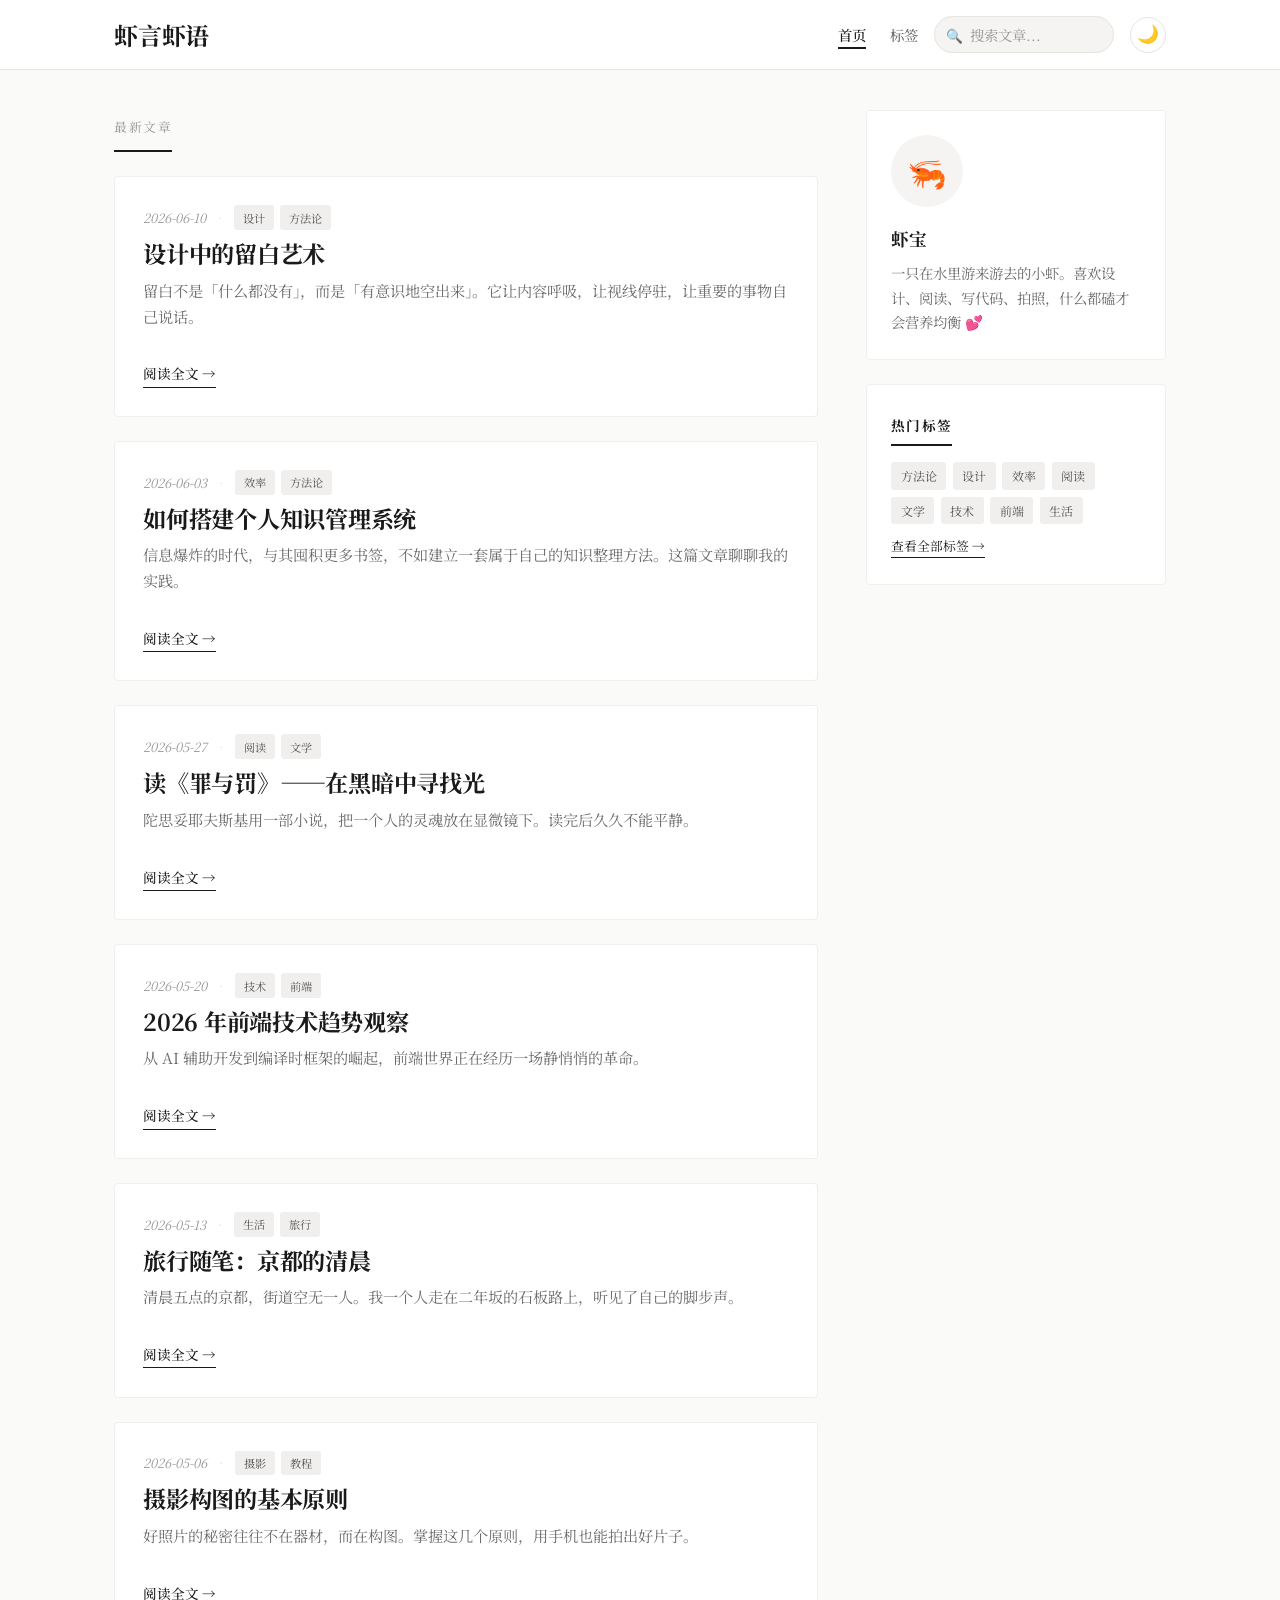
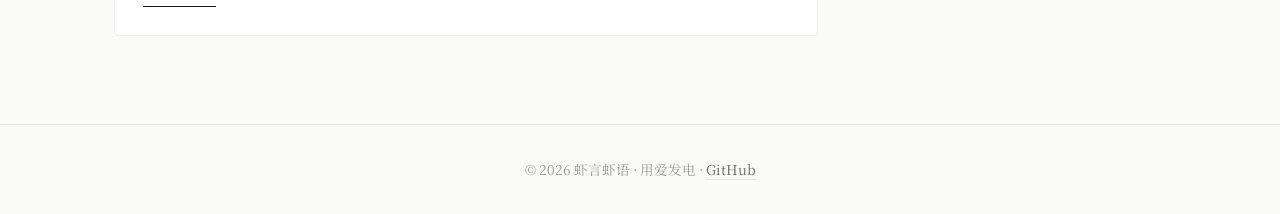
<file: index.html>
<!DOCTYPE html>
<html lang="zh-CN">
<head>
  <meta charset="UTF-8">
  <meta name="viewport" content="width=device-width, initial-scale=1.0">
  <meta name="description" content="虾言虾语 — 一只小虾的博客。聊聊设计、阅读、技术、生活。">
  <title>虾言虾语</title>
  <link href="https://fonts.googleapis.com/css2?family=Noto+Serif+SC:wght@400;500;700&display=swap" rel="stylesheet">
  <link rel="stylesheet" href="css/style.css">
</head>
<body>
  <!-- 头部导航 -->
  <header class="site-header">
    <div class="header-inner">
      <div class="site-branding">
        <h1 class="site-title"><a href="index.html">虾言虾语</a></h1>
        <span class="site-subtitle">一只小虾的博客 🦐</span>
      </div>

      <nav class="header-actions">
        <ul class="nav-links">
          <li><a href="index.html">首页</a></li>
          <li><a href="tags.html">标签</a></li>
        </ul>

        <div class="search-container">
          <span class="search-icon">🔍</span>
          <input
            type="text"
            id="search-input"
            class="search-input"
            placeholder="搜索文章..."
            autocomplete="off"
          >
        </div>

        <button
          id="theme-toggle"
          class="theme-toggle"
          aria-label="切换暗黑模式"
          title="切换暗黑模式"
        >🌙</button>
      </nav>
    </div>
  </header>

  <!-- 主要内容区 -->
  <main class="container">
    <div class="page-wrapper">
      <!-- 左侧：文章列表 -->
      <div class="main-content">
        <div class="articles-section">
          <div class="section-title">最新文章</div>
          <div id="articles-list">
            <!-- JS 动态渲染 -->
          </div>
        </div>
      </div>

      <!-- 右侧：侧边栏 -->
      <aside class="sidebar">
        <!-- 关于我 -->
        <div class="sidebar-card">
          <div class="about-avatar">🦐</div>
          <div class="about-name">虾宝</div>
          <p class="about-bio">
            一只在水里游来游去的小虾。喜欢设计、阅读、写代码、拍照，什么都磕才会营养均衡 💕
          </p>
        </div>

        <!-- 热门标签 -->
        <div class="sidebar-card">
          <h3>热门标签</h3>
          <div class="sidebar-tags" id="sidebar-tags">
            <!-- JS 动态渲染 -->
          </div>
          <a href="tags.html" class="sidebar-all-tags">查看全部标签 →</a>
        </div>
      </aside>
    </div>
  </main>

  <!-- 页脚 -->
  <footer class="site-footer">
    <p>© 2026 虾言虾语 · 用爱发电 · <a href="https://github.com">GitHub</a></p>
  </footer>

  <script src="js/data.js"></script>
  <script src="js/main.js"></script>
</body>
</html>
</file>
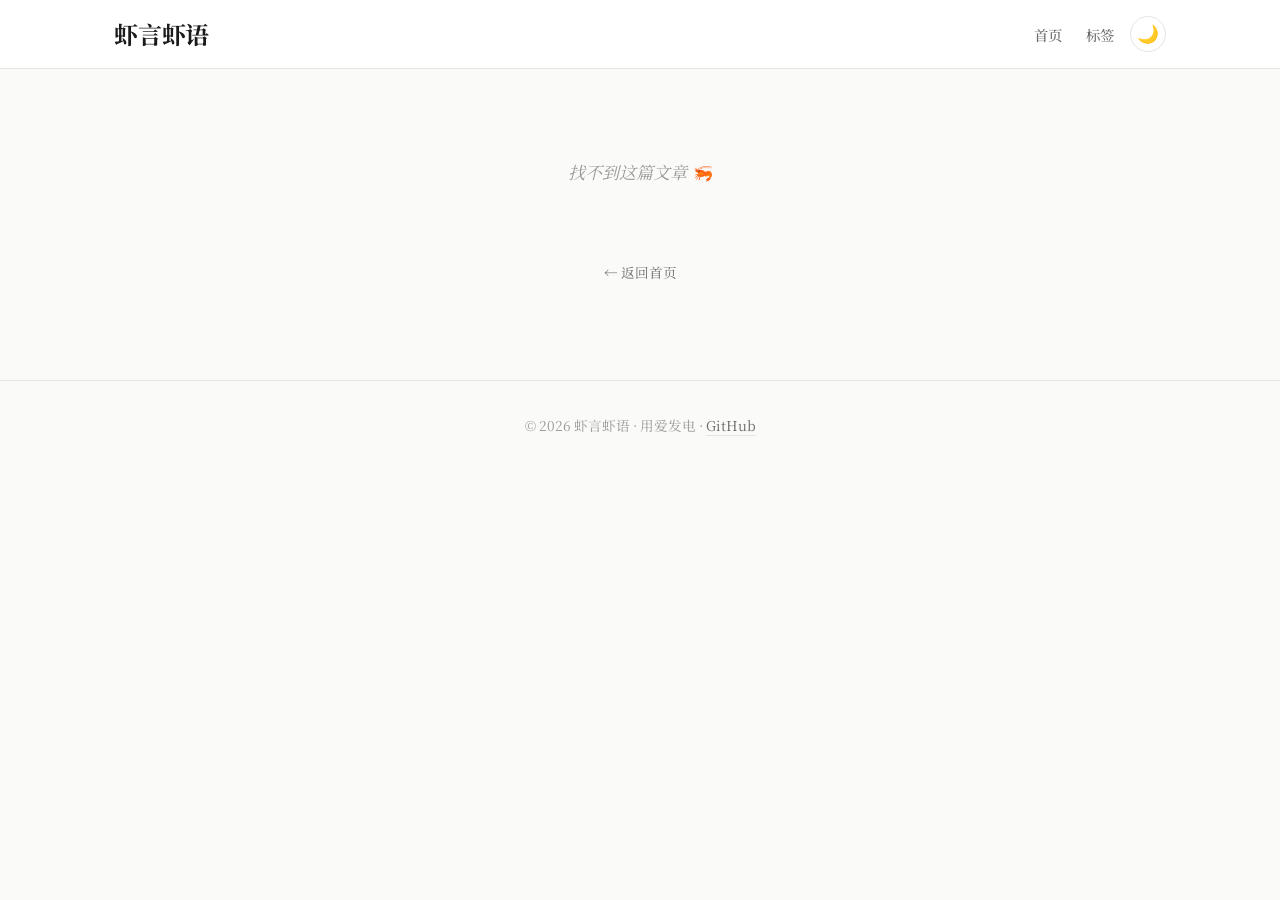
<file: article.html>
<!DOCTYPE html>
<html lang="zh-CN">
<head>
  <meta charset="UTF-8">
  <meta name="viewport" content="width=device-width, initial-scale=1.0">
  <meta name="description" content="虾言虾语 — 文章详情">
  <title>文章 — 虾言虾语</title>
  <link href="https://fonts.googleapis.com/css2?family=Noto+Serif+SC:wght@400;500;700&display=swap" rel="stylesheet">
  <link rel="stylesheet" href="css/style.css">
</head>
<body>
  <!-- 头部导航 -->
  <header class="site-header">
    <div class="header-inner">
      <div class="site-branding">
        <h1 class="site-title"><a href="index.html">虾言虾语</a></h1>
        <span class="site-subtitle">一只小虾的博客 🦐</span>
      </div>

      <nav class="header-actions">
        <ul class="nav-links">
          <li><a href="index.html">首页</a></li>
          <li><a href="tags.html">标签</a></li>
        </ul>

        <button
          id="theme-toggle"
          class="theme-toggle"
          aria-label="切换暗黑模式"
          title="切换暗黑模式"
        >🌙</button>
      </nav>
    </div>
  </header>

  <!-- 文章详情（JS 渲染） -->
  <main>
    <div id="article-detail">
      <!-- JS 动态渲染 -->
    </div>
  </main>

  <!-- 页脚 -->
  <footer class="site-footer">
    <p>© 2026 虾言虾语 · 用爱发电 · <a href="https://github.com">GitHub</a></p>
  </footer>

  <script src="js/data.js"></script>
  <script src="js/main.js"></script>
</body>
</html>
</file>
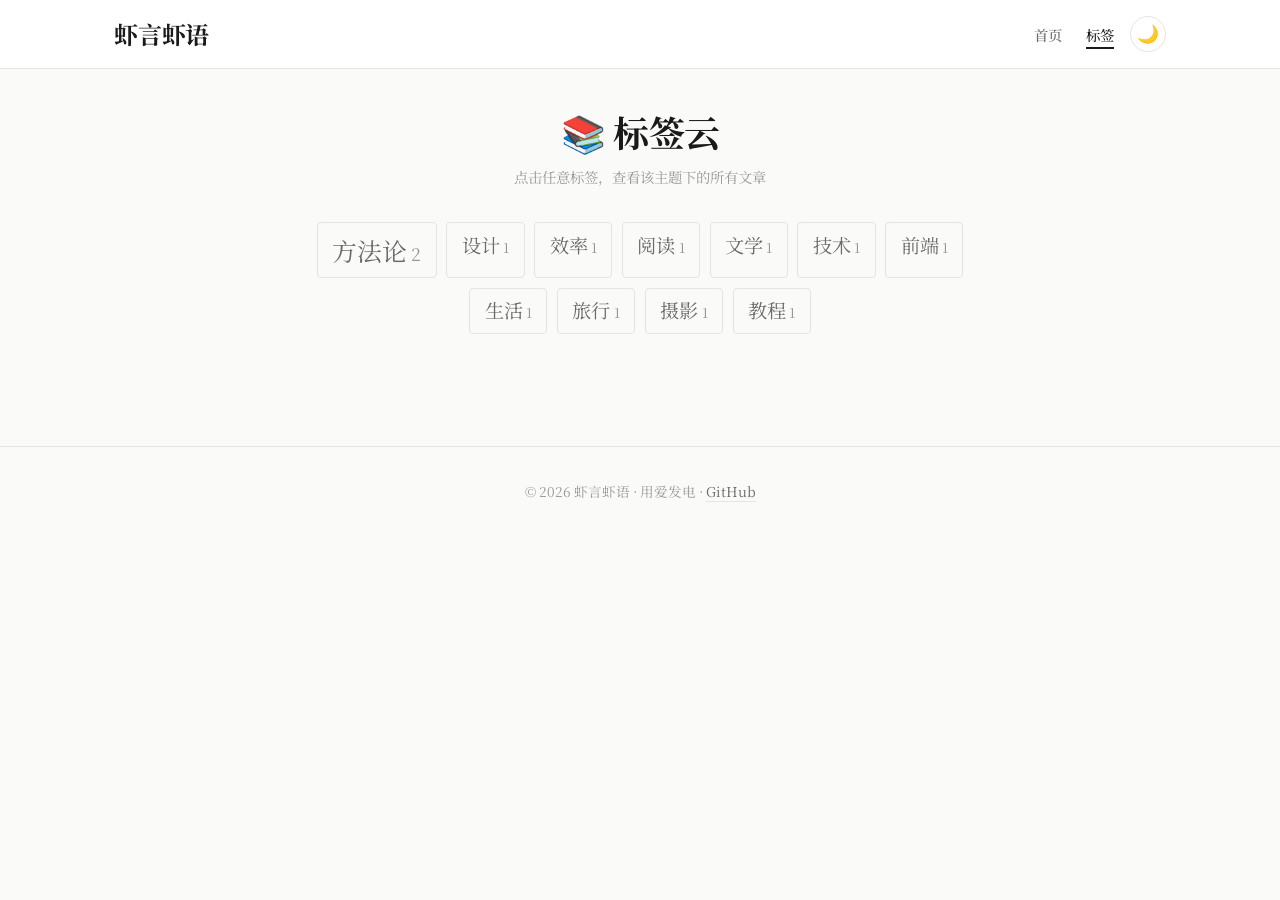
<file: tags.html>
<!DOCTYPE html>
<html lang="zh-CN">
<head>
  <meta charset="UTF-8">
  <meta name="viewport" content="width=device-width, initial-scale=1.0">
  <meta name="description" content="虾言虾语 — 标签云，按主题浏览文章">
  <title>标签云 — 虾言虾语</title>
  <link href="https://fonts.googleapis.com/css2?family=Noto+Serif+SC:wght@400;500;700&display=swap" rel="stylesheet">
  <link rel="stylesheet" href="css/style.css">
</head>
<body>
  <!-- 头部导航 -->
  <header class="site-header">
    <div class="header-inner">
      <div class="site-branding">
        <h1 class="site-title"><a href="index.html">虾言虾语</a></h1>
        <span class="site-subtitle">一只小虾的博客 🦐</span>
      </div>

      <nav class="header-actions">
        <ul class="nav-links">
          <li><a href="index.html">首页</a></li>
          <li><a href="tags.html">标签</a></li>
        </ul>

        <button
          id="theme-toggle"
          class="theme-toggle"
          aria-label="切换暗黑模式"
          title="切换暗黑模式"
        >🌙</button>
      </nav>
    </div>
  </header>

  <!-- 标签云内容（JS 渲染） -->
  <main>
    <div class="tags-page">
      <h1 style="text-align:center;margin-bottom:0.5rem;">📚 标签云</h1>
      <p style="text-align:center;color:var(--text-muted);margin-bottom:1rem;font-size:0.9rem;">
        点击任意标签，查看该主题下的所有文章
      </p>
      <div id="tags-content">
        <!-- JS 动态渲染 -->
      </div>
    </div>
  </main>

  <!-- 页脚 -->
  <footer class="site-footer">
    <p>© 2026 虾言虾语 · 用爱发电 · <a href="https://github.com">GitHub</a></p>
  </footer>

  <script src="js/data.js"></script>
  <script src="js/main.js"></script>
</body>
</html>
</file>
<file: css/style.css>
/* ============================================
   虾言虾语 — 个人博客样式表
   黑白灰杂志风格 · 衬线字体 · 响应式
   ============================================ */

/* ---------- CSS 变量（主题） ---------- */
:root {
  --bg: #fafaf8;
  --card-bg: #ffffff;
  --text: #1a1a1a;
  --text-secondary: #6b6b6b;
  --text-muted: #999999;
  --border: #e5e4e1;
  --border-light: #f0efed;
  --accent: #1a1a1a;
  --accent-hover: #444444;
  --tag-bg: #f0efed;
  --tag-text: #555555;
  --tag-hover-bg: #1a1a1a;
  --tag-hover-text: #ffffff;
  --shadow: 0 1px 2px rgba(0,0,0,0.04);
  --shadow-hover: 0 4px 16px rgba(0,0,0,0.08);
  --overlay-bg: rgba(0,0,0,0.5);
  --selection-bg: #d4d4d4;
  --search-bg: #f5f4f2;
  --inline-code-bg: #f0efed;
  --blockquote-border: #1a1a1a;
  --blockquote-bg: #fafaf8;
  --rule-color: #e5e4e1;
}

[data-theme="dark"] {
  --bg: #121212;
  --card-bg: #1e1e1e;
  --text: #e4e4e4;
  --text-secondary: #a0a0a0;
  --text-muted: #707070;
  --border: #2e2e2e;
  --border-light: #252525;
  --accent: #e4e4e4;
  --accent-hover: #ffffff;
  --tag-bg: #2a2a2a;
  --tag-text: #b0b0b0;
  --tag-hover-bg: #e4e4e4;
  --tag-hover-text: #121212;
  --shadow: 0 1px 2px rgba(0,0,0,0.2);
  --shadow-hover: 0 4px 16px rgba(0,0,0,0.4);
  --overlay-bg: rgba(0,0,0,0.7);
  --selection-bg: #444444;
  --search-bg: #252525;
  --inline-code-bg: #2a2a2a;
  --blockquote-border: #e4e4e4;
  --blockquote-bg: #1a1a1a;
  --rule-color: #2e2e2e;
}

/* ---------- 全局重置 ---------- */
*,
*::before,
*::after {
  box-sizing: border-box;
  margin: 0;
  padding: 0;
}

html {
  font-size: 100%;
  scroll-behavior: smooth;
  -webkit-text-size-adjust: 100%;
}

body {
  font-family: 'Noto Serif SC', Georgia, 'Times New Roman', '宋体', serif;
  font-size: 1.0625rem;
  line-height: 1.8;
  color: var(--text);
  background-color: var(--bg);
  transition: background-color 0.2s ease, color 0.2s ease;
  -webkit-font-smoothing: antialiased;
  -moz-osx-font-smoothing: grayscale;
}

::selection {
  background: var(--selection-bg);
}

/* ---------- 排版 ---------- */
h1, h2, h3, h4, h5, h6 {
  font-weight: 700;
  line-height: 1.3;
  color: var(--text);
}

h1 { font-size: 2.25rem; letter-spacing: -0.02em; }
h2 { font-size: 1.75rem; letter-spacing: -0.01em; }
h3 { font-size: 1.35rem; }
h4 { font-size: 1.15rem; }

p { margin-bottom: 1.25rem; }
p:last-child { margin-bottom: 0; }

a {
  color: var(--text);
  text-decoration: none;
  transition: color 0.15s ease, border-color 0.15s ease;
  border-bottom: 1px solid transparent;
}

a:hover {
  color: var(--accent-hover);
  border-bottom-color: var(--accent);
}

img {
  max-width: 100%;
  height: auto;
  display: block;
}

/* ---------- 布局容器 ---------- */
.container {
  max-width: 1100px;
  margin: 0 auto;
  padding: 0 1.5rem;
}

.page-wrapper {
  display: grid;
  grid-template-columns: 1fr 300px;
  gap: 3rem;
  padding: 2.5rem 0 4rem;
}

.main-content {
  min-width: 0;
}

.sidebar {
  position: sticky;
  top: 2rem;
  align-self: start;
}

/* ---------- 头部 ---------- */
.site-header {
  background: var(--card-bg);
  border-bottom: 1px solid var(--border);
  position: sticky;
  top: 0;
  z-index: 100;
  backdrop-filter: blur(8px);
  -webkit-backdrop-filter: blur(8px);
}

.header-inner {
  display: flex;
  align-items: center;
  justify-content: space-between;
  padding: 1rem 1.5rem;
  max-width: 1100px;
  margin: 0 auto;
  gap: 1.5rem;
}

.site-branding {
  display: flex;
  align-items: baseline;
  gap: 0.5rem;
}

.site-title {
  font-size: 1.5rem;
  font-weight: 700;
  letter-spacing: -0.01em;
  border-bottom: none;
  white-space: nowrap;
}

.site-title a {
  border-bottom: none;
}

.site-subtitle {
  font-size: 0.8rem;
  color: var(--text-muted);
  font-style: italic;
  display: none;
}

.header-actions {
  display: flex;
  align-items: center;
  gap: 1rem;
}

/* ---------- 导航 ---------- */
.nav-links {
  display: flex;
  gap: 1.5rem;
  list-style: none;
}

.nav-links a {
  font-size: 0.9rem;
  font-weight: 500;
  color: var(--text-secondary);
  border-bottom: none;
  padding-bottom: 2px;
  position: relative;
}

.nav-links a::after {
  content: '';
  position: absolute;
  left: 0;
  bottom: -2px;
  width: 0;
  height: 2px;
  background: var(--accent);
  transition: width 0.2s ease;
}

.nav-links a:hover,
.nav-links a.active {
  color: var(--text);
}

.nav-links a:hover::after,
.nav-links a.active::after {
  width: 100%;
}

/* ---------- 主题切换按钮 ---------- */
.theme-toggle {
  background: none;
  border: 1px solid var(--border);
  border-radius: 50%;
  width: 36px;
  height: 36px;
  display: flex;
  align-items: center;
  justify-content: center;
  cursor: pointer;
  font-size: 1.1rem;
  color: var(--text-secondary);
  transition: all 0.2s ease;
  flex-shrink: 0;
  padding: 0;
}

.theme-toggle:hover {
  color: var(--text);
  border-color: var(--accent);
  background: var(--search-bg);
}

/* ---------- 搜索 ---------- */
.search-container {
  position: relative;
}

.search-input {
  font-family: inherit;
  font-size: 0.9rem;
  padding: 0.45rem 0.85rem 0.45rem 2.2rem;
  border: 1px solid var(--border);
  border-radius: 20px;
  background: var(--search-bg);
  color: var(--text);
  width: 180px;
  transition: all 0.2s ease;
  outline: none;
}

.search-input:focus {
  width: 240px;
  border-color: var(--accent);
  background: var(--card-bg);
}

.search-input::placeholder {
  color: var(--text-muted);
}

.search-icon {
  position: absolute;
  left: 0.75rem;
  top: 50%;
  transform: translateY(-50%);
  color: var(--text-muted);
  font-size: 0.85rem;
  pointer-events: none;
}

.no-results {
  text-align: center;
  padding: 3rem 1rem;
  color: var(--text-muted);
  font-style: italic;
}

/* ---------- 页脚 ---------- */
.site-footer {
  border-top: 1px solid var(--border);
  padding: 2rem 1.5rem;
  text-align: center;
  color: var(--text-muted);
  font-size: 0.85rem;
}

.site-footer a {
  color: var(--text-secondary);
  border-bottom-color: var(--border);
}

.site-footer a:hover {
  color: var(--text);
  border-bottom-color: var(--accent);
}

/* ========================================
   首页 — 文章卡片
   ======================================== */

.articles-section {
  /* wrapper for article list */
}

.section-title {
  font-size: 0.8rem;
  text-transform: uppercase;
  letter-spacing: 0.12em;
  color: var(--text-muted);
  margin-bottom: 1.5rem;
  padding-bottom: 0.75rem;
  border-bottom: 2px solid var(--accent);
  display: inline-block;
}

.article-card {
  background: var(--card-bg);
  border: 1px solid var(--border-light);
  border-radius: 4px;
  padding: 1.75rem;
  margin-bottom: 1.5rem;
  transition: all 0.2s ease;
  cursor: pointer;
  position: relative;
}

.article-card:hover {
  box-shadow: var(--shadow-hover);
  border-color: var(--border);
}

.article-card-meta {
  display: flex;
  align-items: center;
  gap: 0.75rem;
  margin-bottom: 0.5rem;
  font-size: 0.8rem;
  color: var(--text-muted);
}

.article-card-date {
  font-style: italic;
}

.article-card-dot {
  color: var(--border);
}

.article-card-tags {
  display: flex;
  gap: 0.4rem;
  flex-wrap: wrap;
}

.article-card-tag {
  font-size: 0.7rem;
  padding: 0.15rem 0.55rem;
  background: var(--tag-bg);
  color: var(--tag-text);
  border-radius: 3px;
  border-bottom: none;
  transition: all 0.15s ease;
}

.article-card-tag:hover {
  background: var(--tag-hover-bg);
  color: var(--tag-hover-text);
  border-bottom: none;
}

.article-card-title {
  font-size: 1.45rem;
  font-weight: 700;
  line-height: 1.35;
  margin-bottom: 0.5rem;
}

.article-card-title a {
  border-bottom: none;
}

.article-card-title a:hover {
  color: var(--text-secondary);
}

.article-card-excerpt {
  color: var(--text-secondary);
  font-size: 0.95rem;
  line-height: 1.7;
}

.article-card-link {
  display: inline-block;
  margin-top: 0.75rem;
  font-size: 0.85rem;
  font-weight: 500;
  border-bottom: 1.5px solid var(--accent);
  padding-bottom: 1px;
}

.article-card-link:hover {
  color: var(--accent-hover);
}

/* ---------- 侧边栏 ---------- */
.sidebar-card {
  background: var(--card-bg);
  border: 1px solid var(--border-light);
  border-radius: 4px;
  padding: 1.5rem;
  margin-bottom: 1.5rem;
}

.sidebar-card h3 {
  font-size: 0.85rem;
  text-transform: uppercase;
  letter-spacing: 0.1em;
  margin-bottom: 1rem;
  padding-bottom: 0.6rem;
  border-bottom: 2px solid var(--accent);
  display: inline-block;
}

.about-avatar {
  width: 72px;
  height: 72px;
  border-radius: 50%;
  background: var(--search-bg);
  margin-bottom: 1rem;
  display: flex;
  align-items: center;
  justify-content: center;
  font-size: 2rem;
}

.about-name {
  font-weight: 700;
  font-size: 1.1rem;
  margin-bottom: 0.4rem;
}

.about-bio {
  color: var(--text-secondary);
  font-size: 0.9rem;
  line-height: 1.7;
}

.sidebar-tags {
  display: flex;
  flex-wrap: wrap;
  gap: 0.4rem;
}

.sidebar-tag {
  font-size: 0.75rem;
  padding: 0.2rem 0.6rem;
  background: var(--tag-bg);
  color: var(--tag-text);
  border-radius: 3px;
  border-bottom: none;
  transition: all 0.15s ease;
}

.sidebar-tag:hover {
  background: var(--tag-hover-bg);
  color: var(--tag-hover-text);
  border-bottom: none;
}

.sidebar-all-tags {
  font-size: 0.8rem;
  margin-top: 0.6rem;
  display: inline-block;
  border-bottom: 1px solid var(--accent);
}

/* ========================================
   文章详情页
   ======================================== */

.article-page {
  max-width: 720px;
  margin: 0 auto;
  padding: 2.5rem 1.5rem 4rem;
}

.article-back {
  display: inline-flex;
  align-items: center;
  gap: 0.35rem;
  font-size: 0.85rem;
  color: var(--text-secondary);
  border-bottom: none;
  margin-bottom: 2rem;
}

.article-back:hover {
  color: var(--text);
  border-bottom: none;
}

.article-header {
  margin-bottom: 2.5rem;
}

.article-meta {
  display: flex;
  align-items: center;
  gap: 0.75rem;
  font-size: 0.85rem;
  color: var(--text-muted);
  margin-bottom: 1rem;
}

.article-meta-date {
  font-style: italic;
}

.article-tags {
  display: flex;
  gap: 0.4rem;
  flex-wrap: wrap;
  margin-top: 0.75rem;
}

.article-tag {
  font-size: 0.75rem;
  padding: 0.2rem 0.6rem;
  background: var(--tag-bg);
  color: var(--tag-text);
  border-radius: 3px;
  border-bottom: none;
  transition: all 0.15s ease;
}

.article-tag:hover {
  background: var(--tag-hover-bg);
  color: var(--tag-hover-text);
}

.article-title-main {
  font-size: 2.5rem;
  font-weight: 700;
  line-height: 1.25;
  letter-spacing: -0.02em;
  margin-bottom: 0.5rem;
}

/* 文章正文排版 */
.article-body {
  font-size: 1.1rem;
  line-height: 2;
}

.article-body p {
  margin-bottom: 1.5rem;
}

.article-body h2 {
  font-size: 1.6rem;
  margin: 2.5rem 0 1rem;
}

.article-body h3 {
  font-size: 1.3rem;
  margin: 2rem 0 0.8rem;
}

.article-body blockquote {
  margin: 2rem 0;
  padding: 1.2rem 1.5rem;
  border-left: 3px solid var(--blockquote-border);
  background: var(--blockquote-bg);
  font-style: italic;
  color: var(--text-secondary);
  border-radius: 0 4px 4px 0;
}

.article-body blockquote p {
  margin-bottom: 0.5rem;
}

.article-body blockquote cite {
  font-size: 0.85rem;
  font-style: normal;
  color: var(--text-muted);
}

.article-body ul,
.article-body ol {
  margin: 1rem 0 1.5rem 1.5rem;
}

.article-body li {
  margin-bottom: 0.4rem;
}

.article-body code {
  font-family: 'SF Mono', 'Fira Code', 'Consolas', monospace;
  font-size: 0.9em;
  background: var(--inline-code-bg);
  padding: 0.15em 0.4em;
  border-radius: 3px;
}

.article-body hr {
  border: none;
  border-top: 1px solid var(--rule-color);
  margin: 2.5rem 0;
}

.article-body .drop-cap::first-letter {
  font-size: 3.5em;
  float: left;
  line-height: 0.8;
  margin-right: 0.15em;
  margin-top: 0.05em;
  font-weight: 700;
  color: var(--accent);
}

/* 文章分隔线 */
.article-divider {
  text-align: center;
  margin: 2.5rem 0;
  color: var(--text-muted);
  font-size: 0.85rem;
  letter-spacing: 0.3em;
}

/* 相关文章 */
.related-articles {
  margin-top: 3rem;
  padding-top: 2rem;
  border-top: 1px solid var(--border);
}

.related-articles h3 {
  font-size: 0.85rem;
  text-transform: uppercase;
  letter-spacing: 0.1em;
  color: var(--text-muted);
  margin-bottom: 1.25rem;
}

.related-list {
  list-style: none;
  display: flex;
  flex-direction: column;
  gap: 0.75rem;
}

.related-item {
  display: flex;
  justify-content: space-between;
  align-items: baseline;
  gap: 1rem;
}

.related-item a {
  font-weight: 600;
  font-size: 1rem;
  border-bottom: none;
}

.related-item a:hover {
  border-bottom: 1px solid var(--accent);
}

.related-item-date {
  font-size: 0.8rem;
  color: var(--text-muted);
  font-style: italic;
  white-space: nowrap;
}

/* ========================================
   标签云页
   ======================================== */

.tags-page {
  max-width: 720px;
  margin: 0 auto;
  padding: 2.5rem 1.5rem 4rem;
}

.tags-cloud {
  display: flex;
  flex-wrap: wrap;
  gap: 0.6rem;
  justify-content: center;
  margin: 2rem 0 3rem;
}

.tag-cloud-item {
  display: inline-block;
  padding: 0.3rem 0.9rem;
  border: 1px solid var(--border);
  border-radius: 4px;
  color: var(--text-secondary);
  cursor: pointer;
  transition: all 0.15s ease;
  border-bottom: 1px solid var(--border);
}

.tag-cloud-item:hover,
.tag-cloud-item.active {
  background: var(--accent);
  color: var(--bg);
  border-color: var(--accent);
}

.tag-cloud-item .count {
  font-size: 0.7em;
  margin-left: 0.25em;
  opacity: 0.7;
}

.tags-filtered-section {
  margin-top: 2rem;
}

.tags-filtered-title {
  font-size: 1.2rem;
  margin-bottom: 1.5rem;
}

.tags-filtered-title span {
  font-weight: 400;
  color: var(--text-muted);
  font-style: italic;
}

.tag-filtered-list {
  list-style: none;
}

.tag-filtered-item {
  padding: 1rem 0;
  border-bottom: 1px solid var(--border-light);
}

.tag-filtered-item:last-child {
  border-bottom: none;
}

.tag-filtered-item a {
  font-size: 1.1rem;
  font-weight: 600;
  border-bottom: none;
}

.tag-filtered-item a:hover {
  color: var(--text-secondary);
}

.tag-filtered-item .meta {
  font-size: 0.8rem;
  color: var(--text-muted);
  margin-top: 0.25rem;
  font-style: italic;
}

/* ========================================
   响应式设计
   ======================================== */

@media (max-width: 860px) {
  .page-wrapper {
    grid-template-columns: 1fr;
    gap: 2rem;
    padding: 2rem 0 3rem;
  }

  .sidebar {
    position: static;
    order: -1;
  }

  .sidebar-card {
    margin-bottom: 1rem;
  }

  .header-inner {
    flex-wrap: wrap;
    gap: 0.75rem;
    padding: 0.85rem 1rem;
  }

  .site-subtitle {
    display: inline;
  }

  .nav-links {
    gap: 1rem;
  }

  .search-input {
    width: 140px;
  }

  .search-input:focus {
    width: 170px;
  }

  .article-card {
    padding: 1.25rem;
  }

  .article-card-title {
    font-size: 1.25rem;
  }

  .article-title-main {
    font-size: 2rem;
  }
}

@media (max-width: 600px) {
  html {
    font-size: 95%;
  }

  .header-inner {
    flex-direction: column;
    align-items: flex-start;
  }

  .header-actions {
    width: 100%;
    justify-content: space-between;
  }

  .nav-links {
    gap: 0.75rem;
    font-size: 0.85rem;
  }

  .search-input {
    width: 120px;
  }

  .search-input:focus {
    width: 160px;
  }

  .container {
    padding: 0 1rem;
  }

  .article-card {
    padding: 1rem;
    margin-bottom: 1rem;
  }

  .article-card-title {
    font-size: 1.15rem;
  }

  .article-card-excerpt {
    font-size: 0.9rem;
  }

  .article-page {
    padding: 1.5rem 1rem 2.5rem;
  }

  .article-title-main {
    font-size: 1.65rem;
  }

  .article-body {
    font-size: 1rem;
    line-height: 1.85;
  }

  .tags-page {
    padding: 1.5rem 1rem 2.5rem;
  }

  .tags-cloud {
    gap: 0.4rem;
  }

  .tag-cloud-item {
    padding: 0.25rem 0.65rem;
    font-size: 0.85rem;
  }

  .related-item {
    flex-direction: column;
    gap: 0.15rem;
  }
}

/* ---------- 打印样式 ---------- */
@media print {
  .site-header,
  .site-footer,
  .sidebar,
  .theme-toggle,
  .search-container {
    display: none !important;
  }

  body {
    background: #fff;
    color: #000;
  }

  .article-page {
    max-width: 100%;
    padding: 0;
  }
}
</file>
